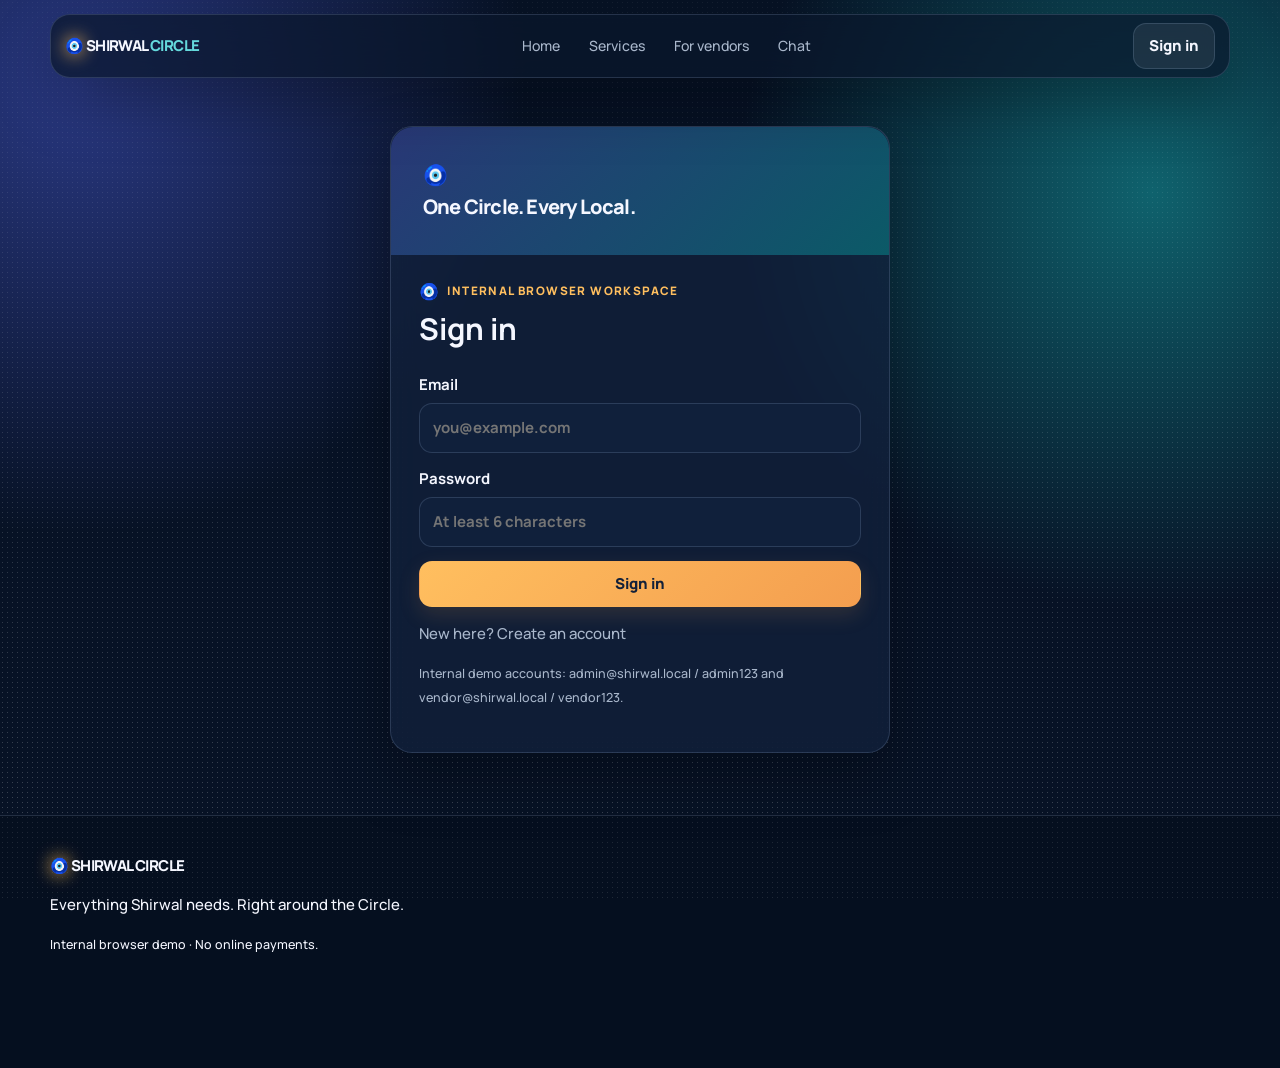
<file: account.html>
<!doctype html>
<html lang="en">
<head>
  <meta charset="utf-8">
  <meta name="viewport" content="width=device-width, initial-scale=1">
  <meta name="theme-color" content="#071225">
  <title>My account · Shirwal Circle</title>
  <link rel="stylesheet" href="css/styles.css">
</head>
<body>
  <div id="app"></div>
  <script type="module" src="js/app.js"></script>
</body>
</html>
</file>
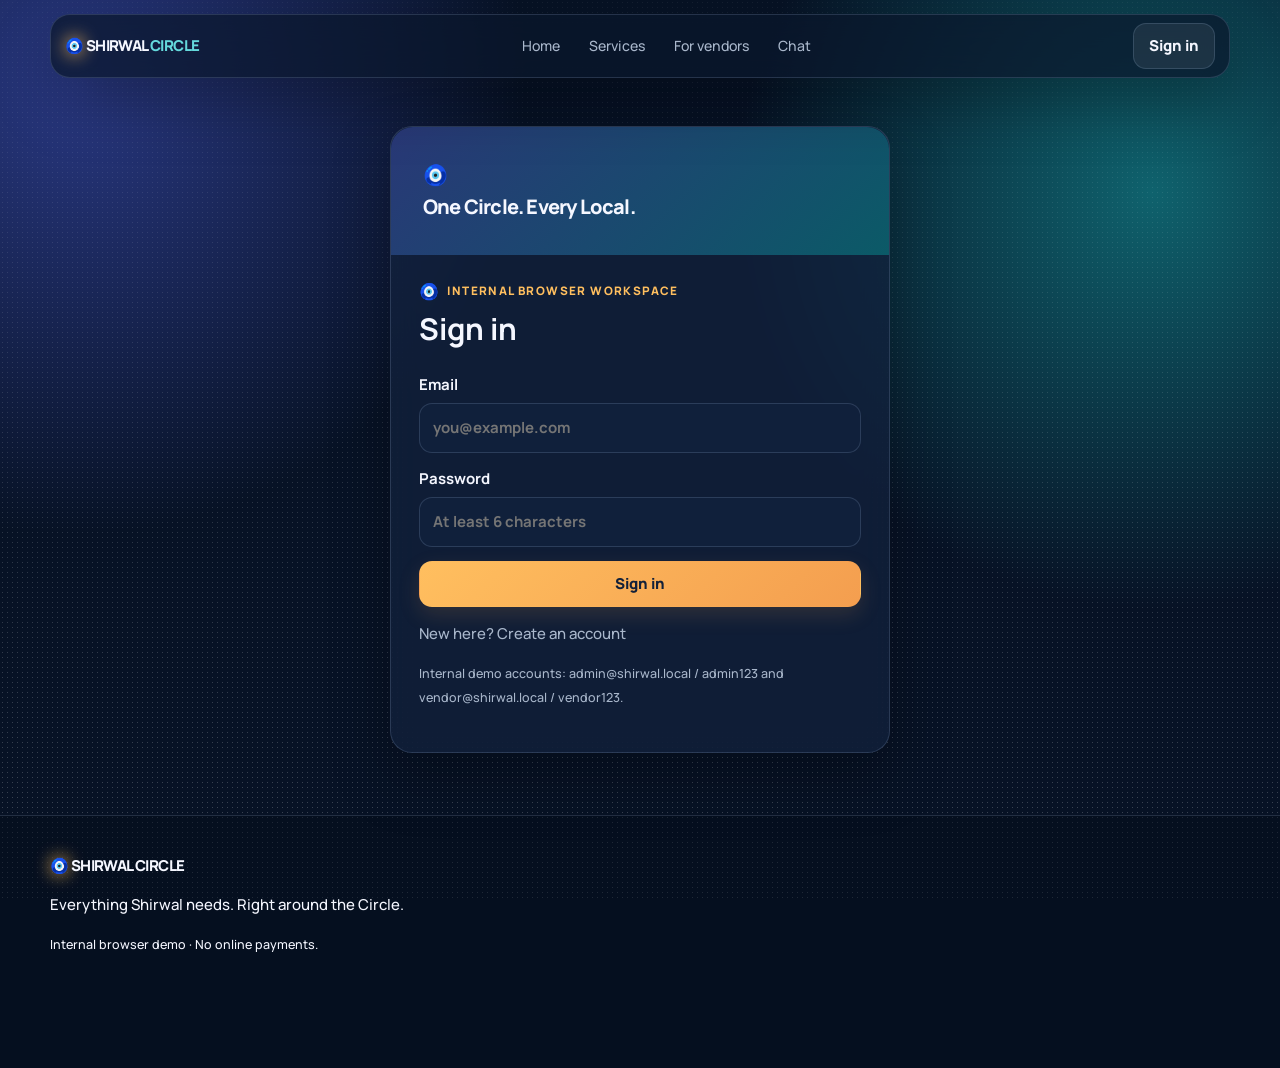
<file: admin-dashboard.html>
<!doctype html>
<html lang="en">
<head>
  <meta charset="utf-8">
  <meta name="viewport" content="width=device-width, initial-scale=1">
  <meta name="theme-color" content="#071225">
  <title>Admin dashboard · Shirwal Circle</title>
  <link rel="stylesheet" href="css/styles.css">
</head>
<body>
  <div id="app"></div>
  <script type="module" src="js/app.js"></script>
</body>
</html>
</file>
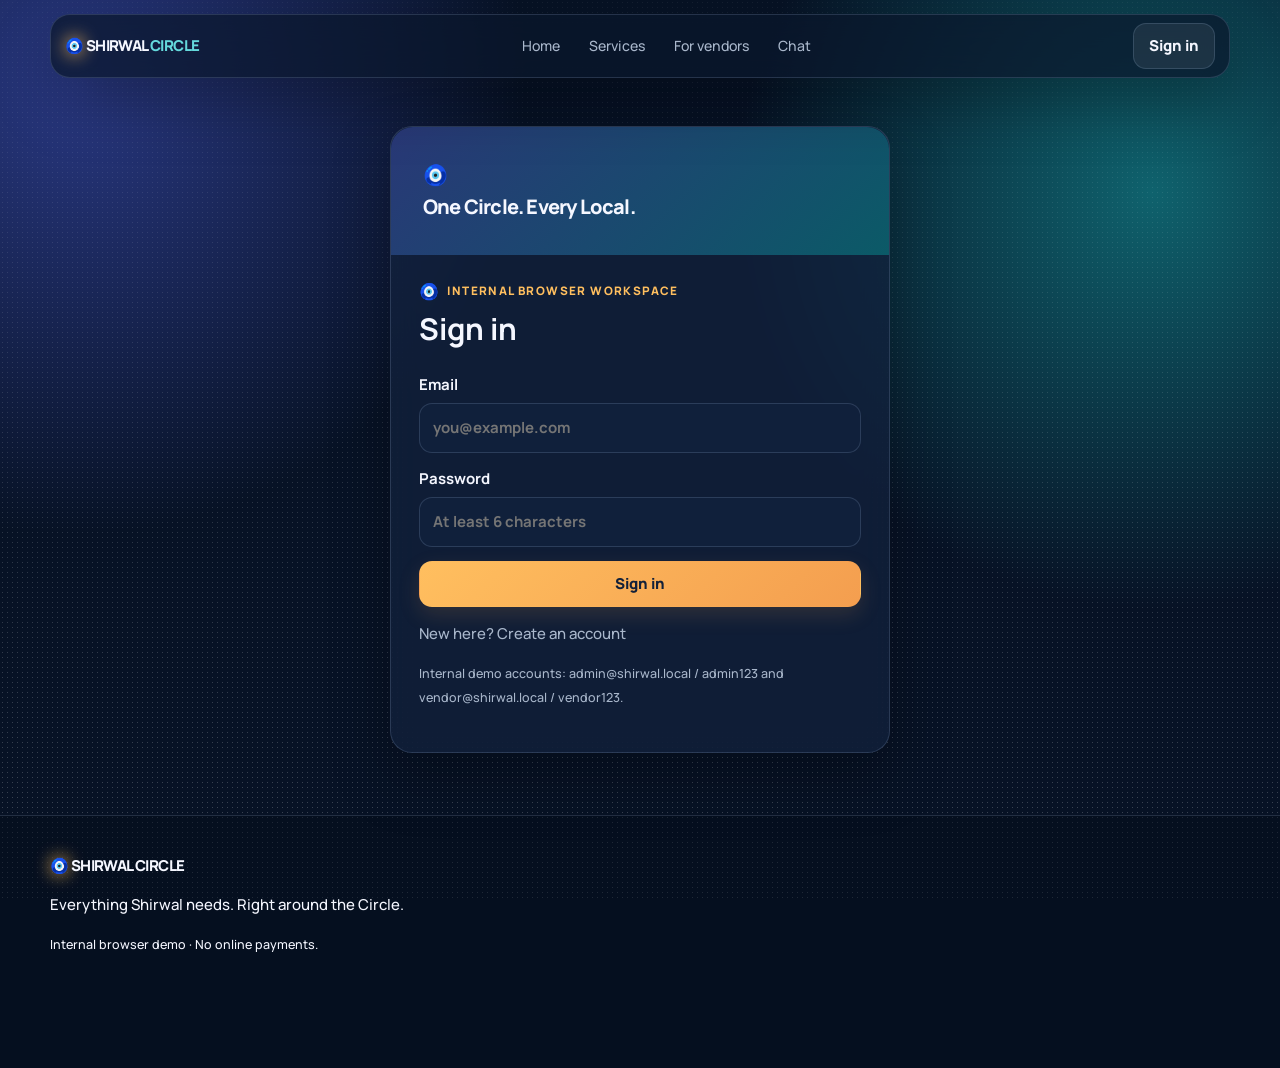
<file: bookings.html>
<!doctype html>
<html lang="en">
<head>
  <meta charset="utf-8">
  <meta name="viewport" content="width=device-width, initial-scale=1">
  <meta name="theme-color" content="#071225">
  <title>My bookings · Shirwal Circle</title>
  <link rel="stylesheet" href="css/styles.css">
</head>
<body>
  <div id="app"></div>
  <script type="module" src="js/app.js"></script>
</body>
</html>
</file>
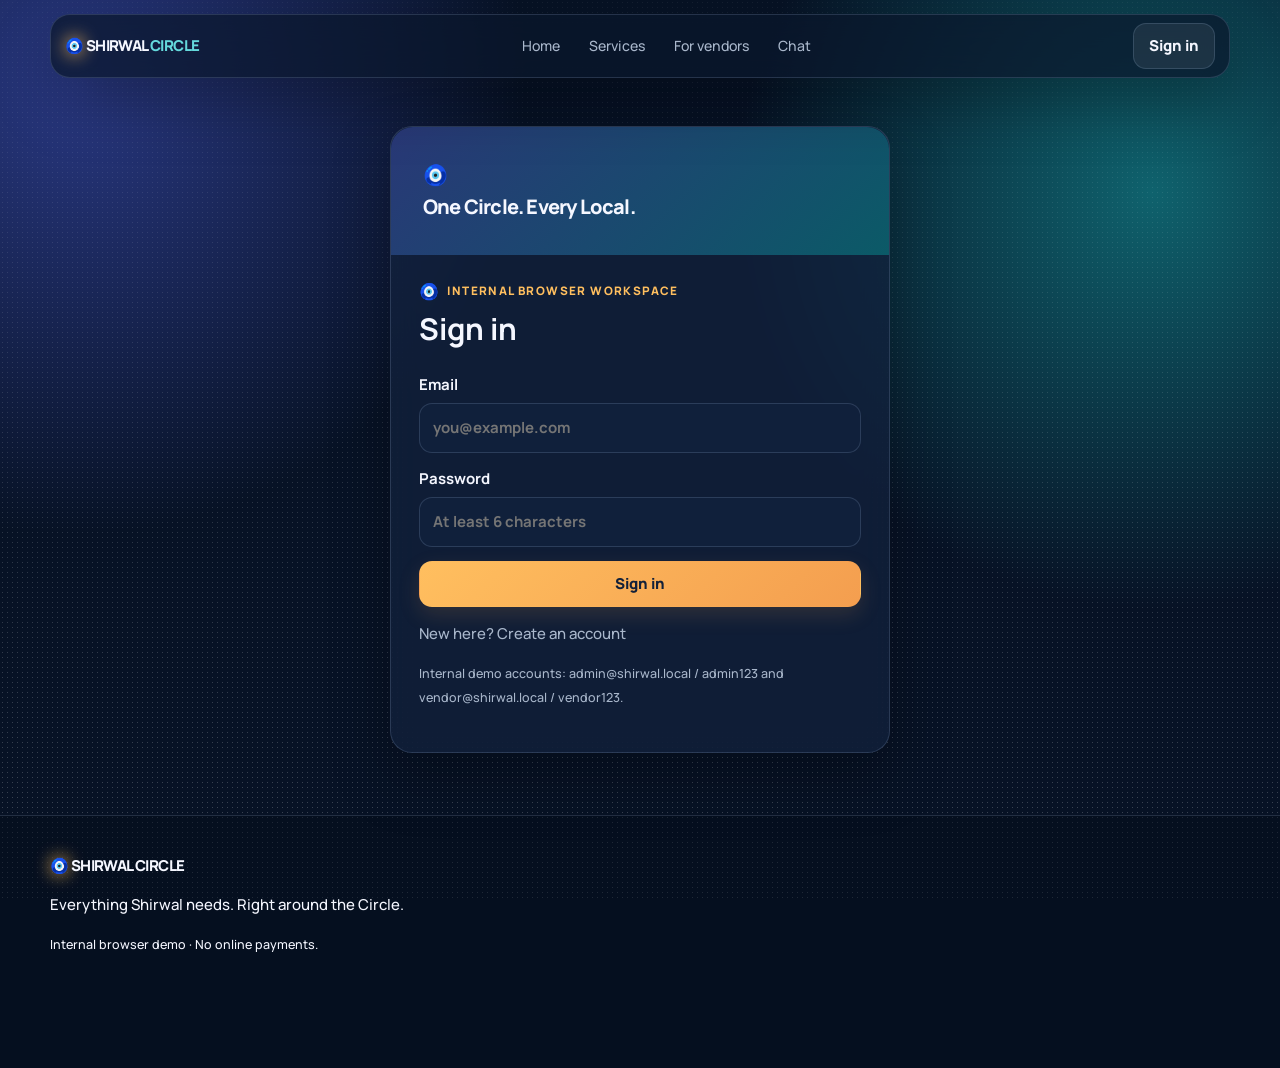
<file: chat.html>
<!doctype html>
<html lang="en">
<head>
  <meta charset="utf-8">
  <meta name="viewport" content="width=device-width, initial-scale=1">
  <meta name="theme-color" content="#071225">
  <title>Chat · Shirwal Circle</title>
  <link rel="stylesheet" href="css/styles.css">
</head>
<body>
  <div id="app"></div>
  <script type="module" src="js/app.js"></script>
</body>
</html>
</file>
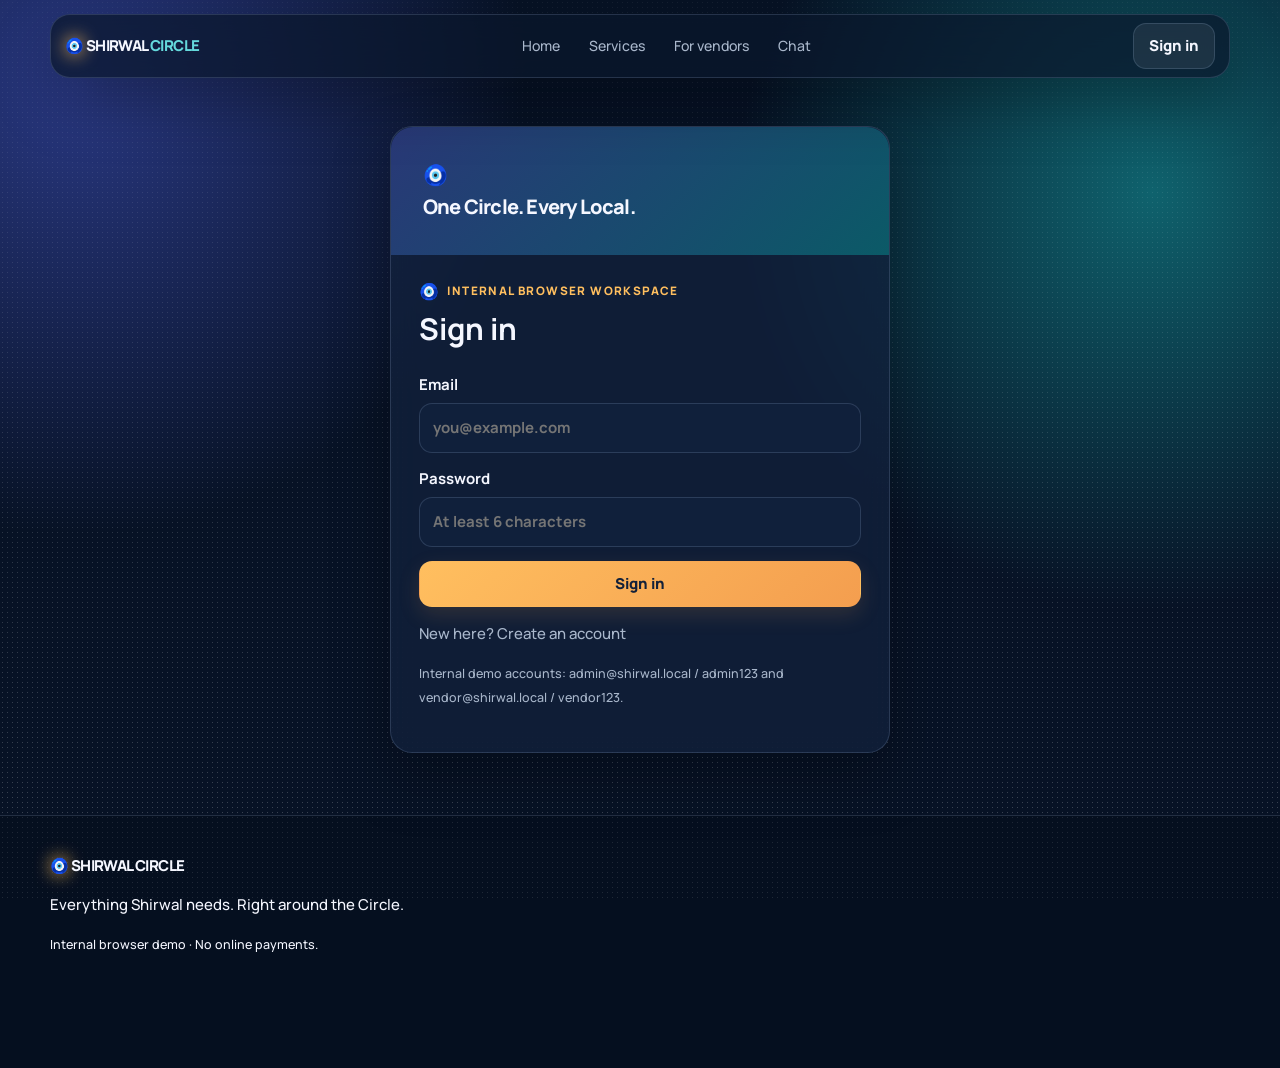
<file: login.html>
<!doctype html>
<html lang="en">
<head>
  <meta charset="utf-8">
  <meta name="viewport" content="width=device-width, initial-scale=1">
  <meta name="theme-color" content="#071225">
  <title>Sign in · Shirwal Circle</title>
  <link rel="stylesheet" href="css/styles.css">
</head>
<body>
  <div id="app"></div>
  <script type="module" src="js/app.js"></script>
</body>
</html>
</file>
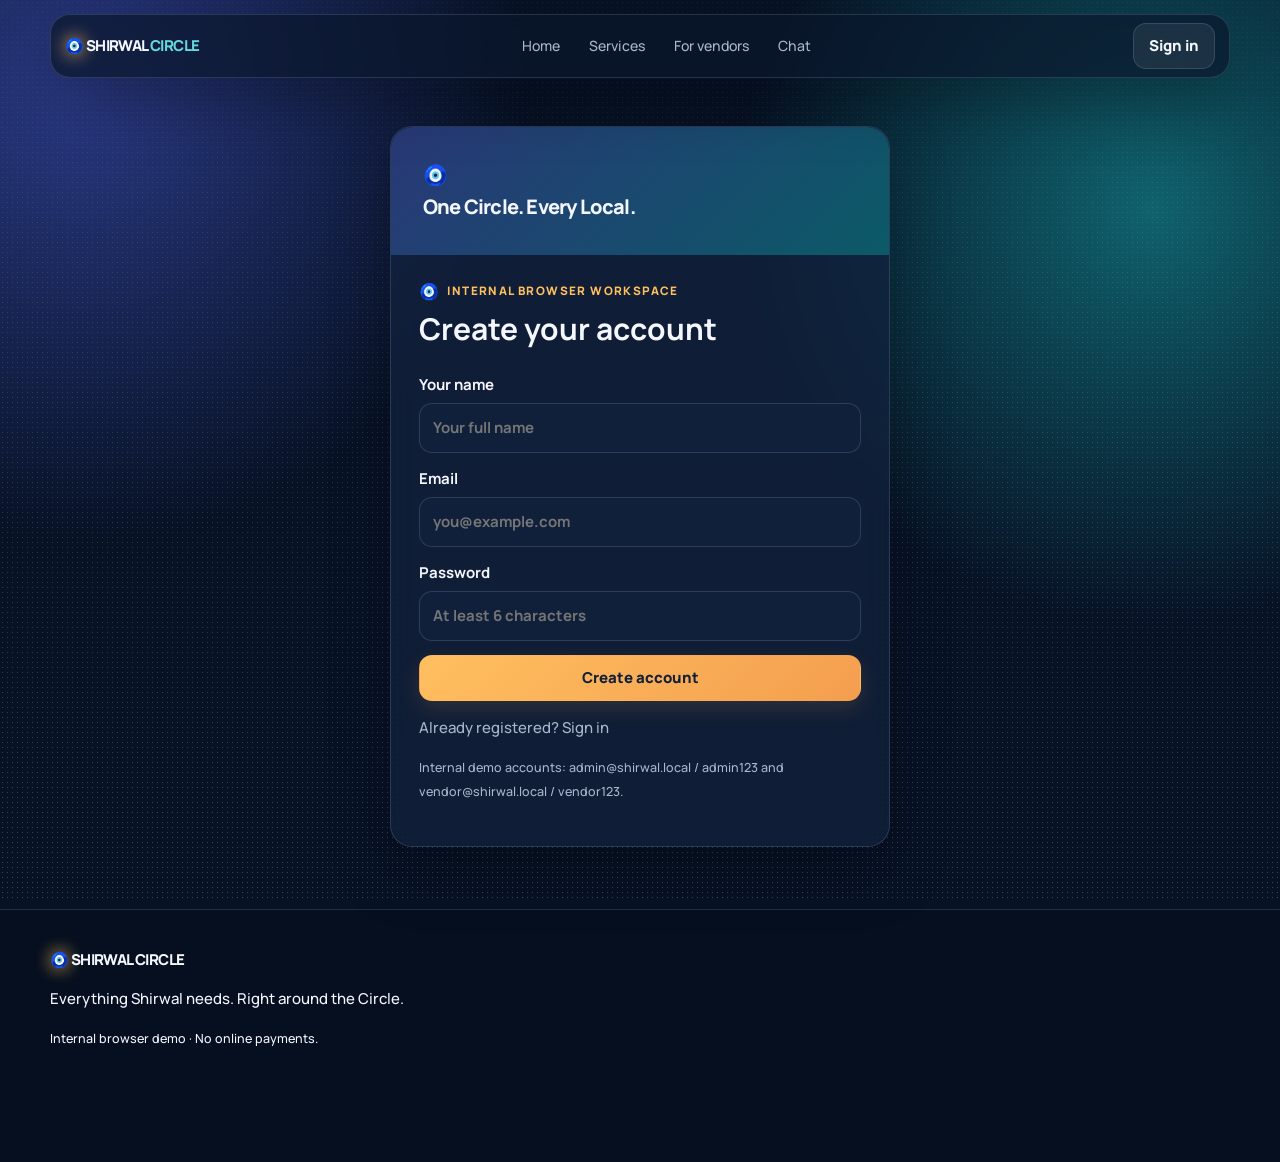
<file: register.html>
<!doctype html>
<html lang="en">
<head>
  <meta charset="utf-8">
  <meta name="viewport" content="width=device-width, initial-scale=1">
  <meta name="theme-color" content="#071225">
  <title>Create account · Shirwal Circle</title>
  <link rel="stylesheet" href="css/styles.css">
</head>
<body>
  <div id="app"></div>
  <script type="module" src="js/app.js"></script>
</body>
</html>
</file>
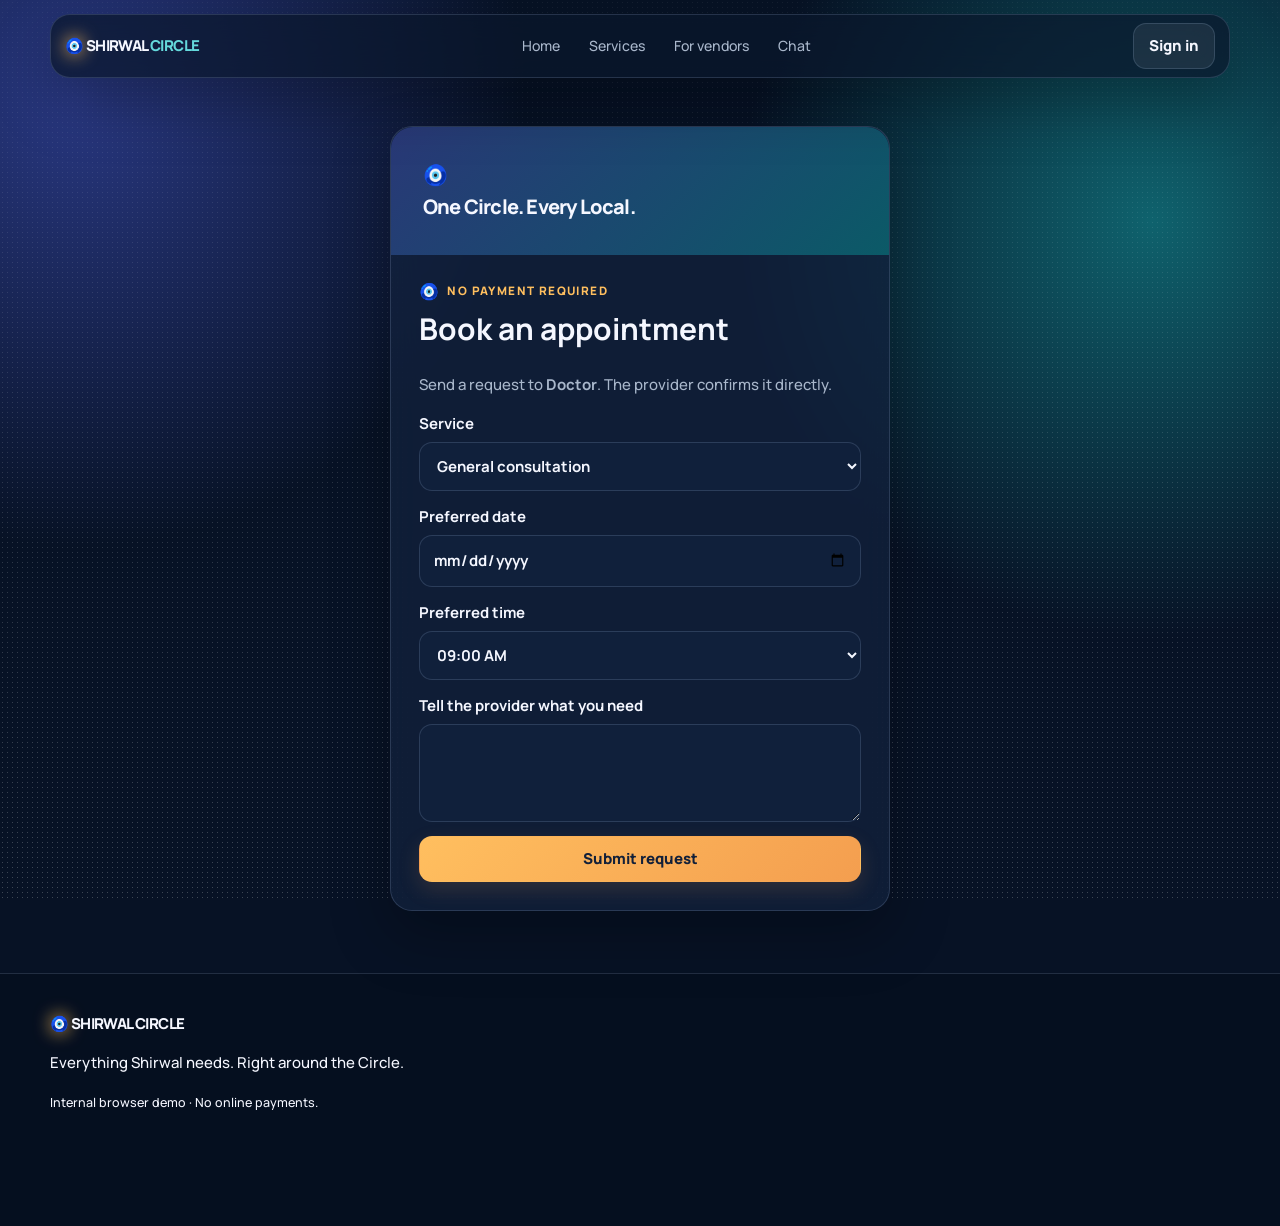
<file: request.html>
<!doctype html>
<html lang="en">
<head>
  <meta charset="utf-8">
  <meta name="viewport" content="width=device-width, initial-scale=1">
  <meta name="theme-color" content="#071225">
  <title>Request a service · Shirwal Circle</title>
  <link rel="stylesheet" href="css/styles.css">
</head>
<body>
  <div id="app"></div>
  <script type="module" src="js/app.js"></script>
</body>
</html>
</file>
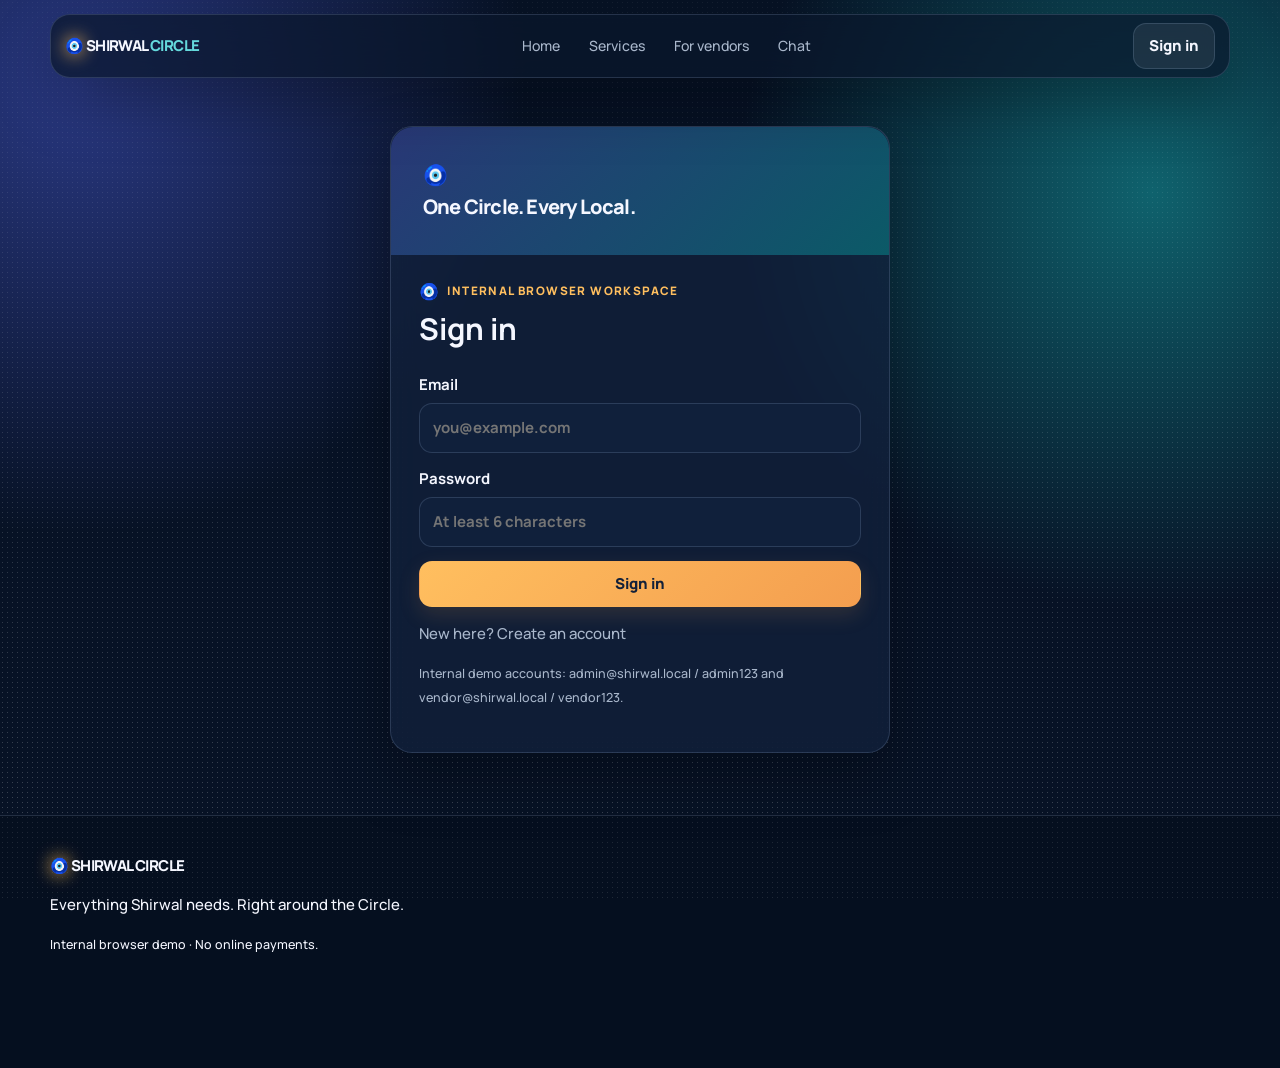
<file: submit-business.html>
<!doctype html>
<html lang="en">
<head>
  <meta charset="utf-8">
  <meta name="viewport" content="width=device-width, initial-scale=1">
  <meta name="theme-color" content="#071225">
  <title>List your business · Shirwal Circle</title>
  <link rel="stylesheet" href="css/styles.css">
</head>
<body>
  <div id="app"></div>
  <script type="module" src="js/app.js"></script>
</body>
</html>
</file>
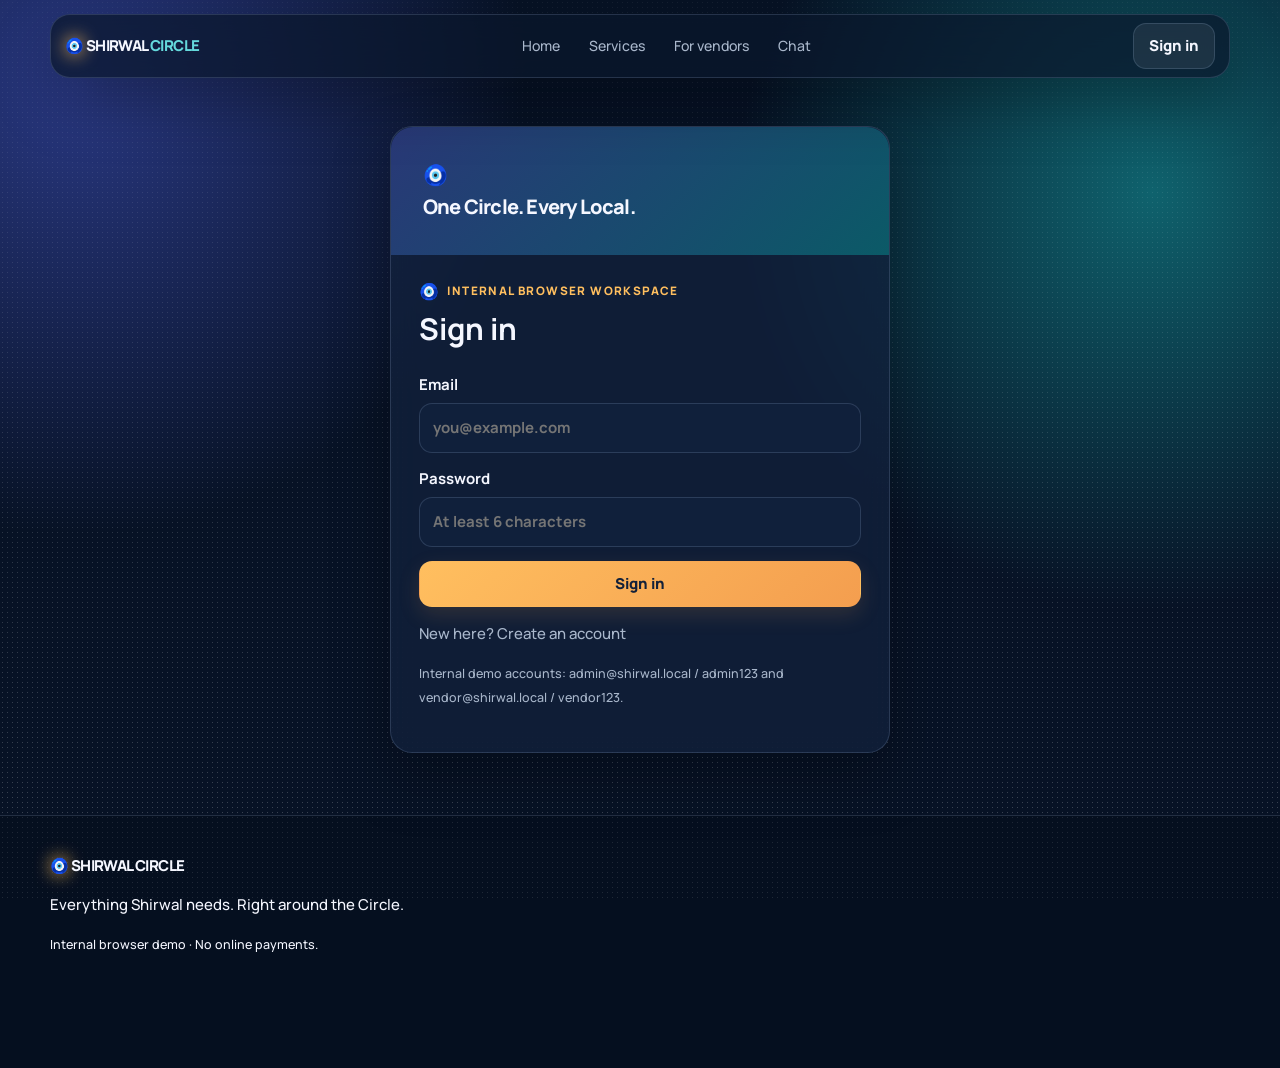
<file: vendor-bookings.html>
<!doctype html>
<html lang="en">
<head>
  <meta charset="utf-8">
  <meta name="viewport" content="width=device-width, initial-scale=1">
  <meta name="theme-color" content="#071225">
  <title>Vendor bookings · Shirwal Circle</title>
  <link rel="stylesheet" href="css/styles.css">
</head>
<body>
  <div id="app"></div>
  <script type="module" src="js/app.js"></script>
</body>
</html>
</file>
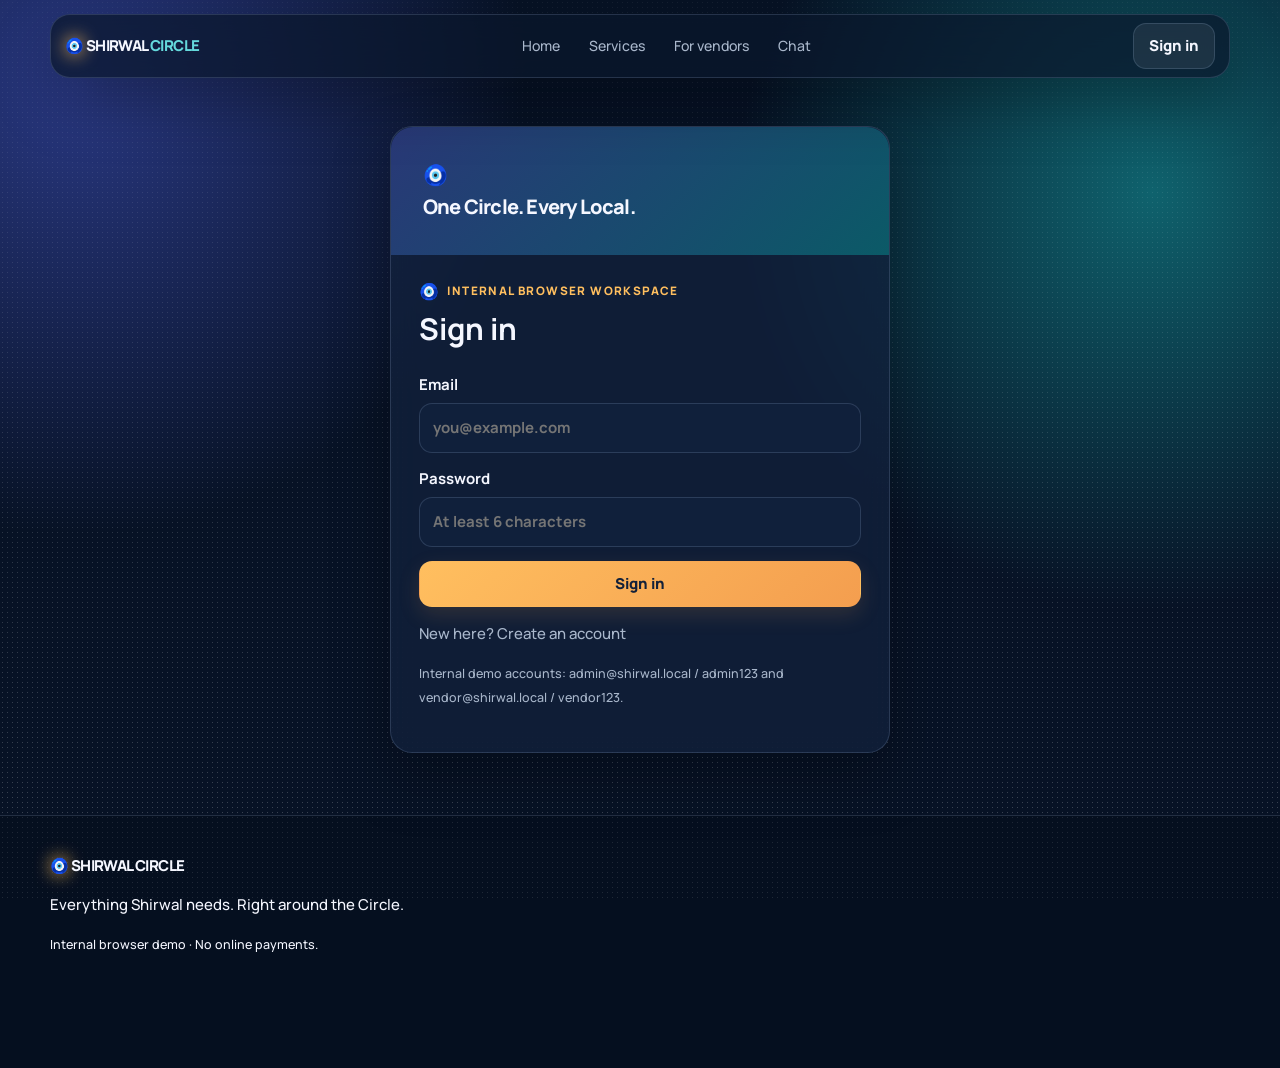
<file: vendor-chat.html>
<!doctype html>
<html lang="en">
<head>
  <meta charset="utf-8">
  <meta name="viewport" content="width=device-width, initial-scale=1">
  <meta name="theme-color" content="#071225">
  <title>Vendor chat · Shirwal Circle</title>
  <link rel="stylesheet" href="css/styles.css">
</head>
<body>
  <div id="app"></div>
  <script type="module" src="js/app.js"></script>
</body>
</html>
</file>
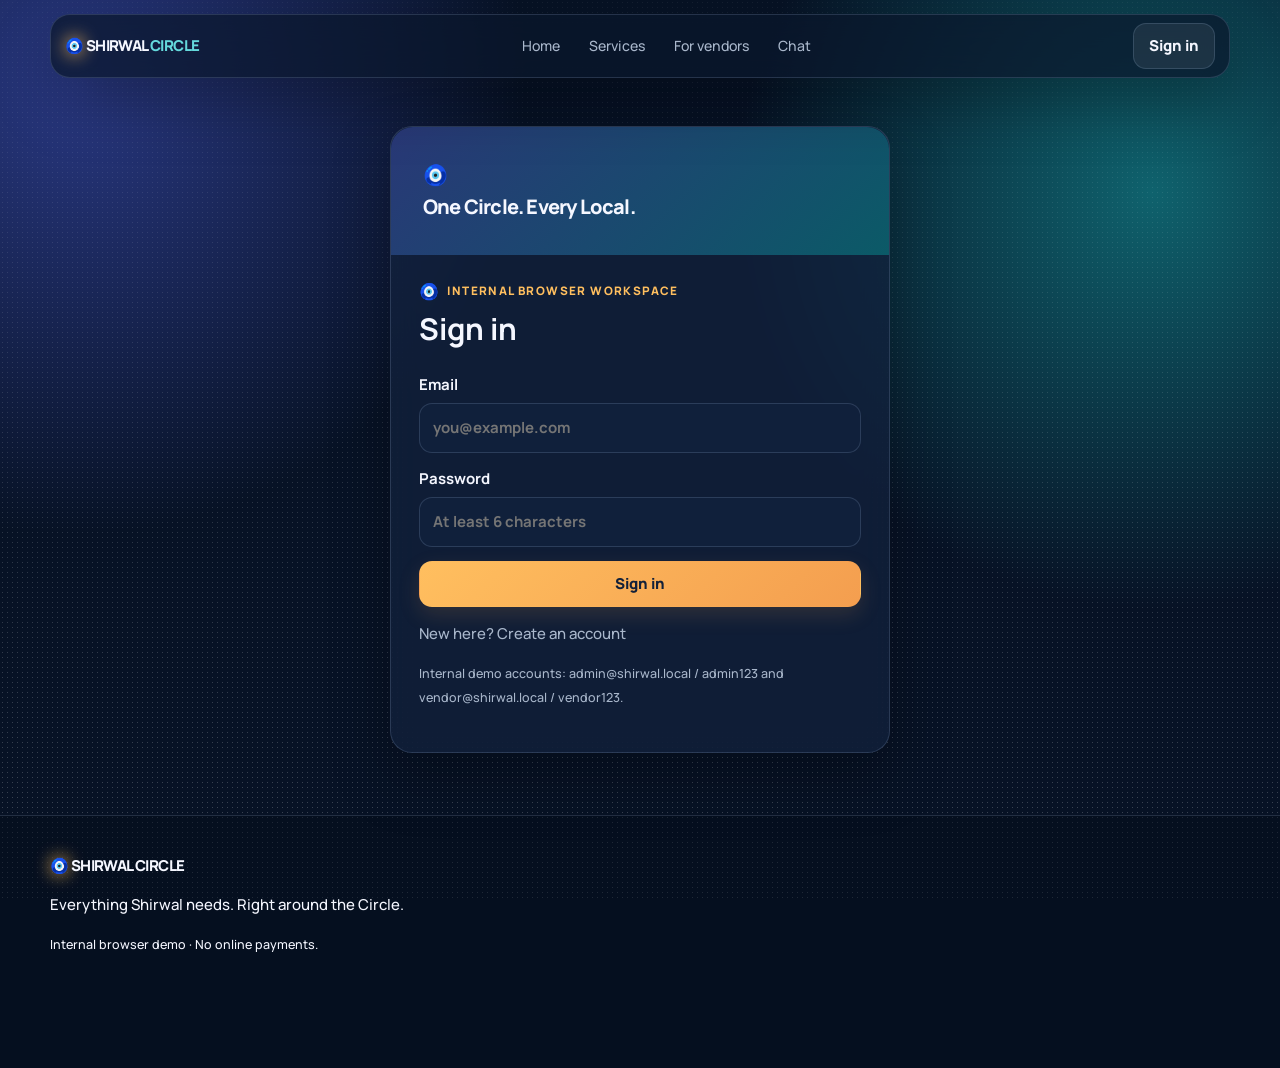
<file: vendor-dashboard.html>
<!doctype html>
<html lang="en">
<head>
  <meta charset="utf-8">
  <meta name="viewport" content="width=device-width, initial-scale=1">
  <meta name="theme-color" content="#071225">
  <title>Vendor dashboard · Shirwal Circle</title>
  <link rel="stylesheet" href="css/styles.css">
</head>
<body>
  <div id="app"></div>
  <script type="module" src="js/app.js"></script>
</body>
</html>
</file>
<file: css/styles.css>
@import url('https://fonts.googleapis.com/css2?family=Manrope:wght@400;500;600;700;800&display=swap');
:root{--bg:#071225;--bg-soft:#0b1930;--surface:rgba(18,34,61,.72);--surface-strong:#10203b;--glass:rgba(255,255,255,.075);--line:rgba(184,211,244,.16);--text:#f5f7ff;--muted:#a9b7cb;--indigo:#7887ff;--saffron:#ffbf5f;--cyan:#65d9dc;--green:#73d6a3;--danger:#ff8791;--r-sm:14px;--r:22px;--r-lg:32px;--shadow:0 24px 60px rgba(0,0,0,.28);--space:clamp(18px,3vw,36px);--ease:cubic-bezier(.2,.8,.2,1)}
*{box-sizing:border-box}html{scroll-behavior:smooth}body{margin:0;min-width:320px;color:var(--text);font:500 15px/1.6 Manrope,Inter,system-ui,sans-serif;background:radial-gradient(circle at 6% 8%,#293882 0,transparent 28rem),radial-gradient(circle at 90% 18%,#0f626d 0,transparent 26rem),var(--bg);overflow-x:hidden}body:before{content:"";position:fixed;inset:0;pointer-events:none;opacity:.22;background-image:radial-gradient(#fff 0.5px,transparent .5px);background-size:5px 5px;mask-image:linear-gradient(#0004,#000);z-index:-1}a{color:inherit;text-decoration:none}button,input,select,textarea{font:inherit}button{cursor:pointer}button:active,.btn:active{transform:translateY(1px) scale(.98)}:focus-visible{outline:3px solid var(--saffron);outline-offset:3px}.shell{width:min(1180px,calc(100% - 40px));margin:auto}.topbar{position:sticky;top:14px;z-index:30;margin-bottom:10px}.topbar .shell{height:64px;padding:0 14px;display:flex;align-items:center;justify-content:space-between;gap:20px;border:1px solid var(--line);border-radius:20px;background:rgba(10,23,44,.72);box-shadow:var(--shadow);backdrop-filter:blur(18px)}.brand{font-weight:800;letter-spacing:-.04em;text-transform:uppercase;white-space:nowrap}.brand:first-letter{color:var(--saffron);text-shadow:0 0 18px #ffbf5f}.brand span{color:var(--cyan)}.desktop-nav{display:flex;align-items:center;gap:5px}.desktop-nav a{padding:8px 12px;border-radius:10px;color:var(--muted);font-size:.88rem}.desktop-nav a:hover{background:var(--glass);color:var(--text)}.btn{border:1px solid transparent;border-radius:13px;background:linear-gradient(135deg,var(--saffron),#f49e4f);color:#122039;padding:10px 15px;font-weight:800;box-shadow:0 8px 21px #f39c4d25;transition:transform .2s var(--ease),filter .2s var(--ease),border-color .2s}.btn:hover{filter:brightness(1.07);transform:translateY(-2px)}.btn.secondary{color:var(--text);background:var(--glass);border-color:var(--line);box-shadow:none}.btn.ghost{color:var(--cyan);background:transparent;border-color:var(--line);box-shadow:none}.hero{padding:88px 0 58px;position:relative}.hero-grid{display:grid;grid-template-columns:1.1fr .9fr;gap:48px;align-items:center}.eyebrow{display:inline-flex;align-items:center;gap:7px;color:var(--saffron);font-size:.73rem;font-weight:800;letter-spacing:.12em;text-transform:uppercase}.eyebrow:before{content:'🧿';font-size:1rem}.hero h1{max-width:720px;margin:14px 0 20px;font-size:clamp(3.25rem,7vw,6rem);letter-spacing:-.075em;line-height:.96}.hero h1 em{color:var(--cyan);font-style:normal}.lead{max-width:620px;font-size:1.06rem;color:var(--muted)}.searchbar{position:relative;display:flex;align-items:center;gap:8px;max-width:650px;margin:30px 0 14px;padding:7px 8px 7px 17px;border:1px solid var(--line);border-radius:18px;background:rgba(17,37,67,.78);box-shadow:var(--shadow);backdrop-filter:blur(18px)}.searchbar:before{content:'⌕';font-size:1.4rem;color:var(--cyan)}.searchbar:focus-within{border-color:var(--cyan);box-shadow:0 0 0 4px #65d9dc1c,var(--shadow)}.searchbar input{flex:1;min-width:0;padding:10px 0;color:var(--text);background:transparent;border:0;outline:0}.searchbar input::placeholder,.muted{color:var(--muted)}.chips,.actions{display:flex;gap:9px;flex-wrap:wrap}.chip{padding:7px 11px;border:1px solid var(--line);border-radius:999px;background:var(--glass);color:var(--muted);font-size:.8rem;transition:.2s var(--ease)}.chip:hover{border-color:var(--cyan);color:var(--text);transform:translateY(-2px)}.hero-card{position:relative;min-height:330px;border:1px solid var(--line);border-radius:var(--r-lg);overflow:hidden;background:linear-gradient(145deg,#172d58aa,#092f42a8);box-shadow:var(--shadow);backdrop-filter:blur(18px)}.hero-card:before,.hero-card:after{content:"";position:absolute;border-radius:50%;filter:blur(10px)}.hero-card:before{width:230px;height:230px;right:-80px;top:-55px;background:#ffbf5f32}.hero-card:after{width:170px;height:170px;left:-50px;bottom:-65px;background:#65d9dc30}.float-card{position:absolute;z-index:1;display:flex;align-items:center;gap:10px;padding:13px 16px;border:1px solid #ffffff24;border-radius:17px;background:#ffffff14;box-shadow:0 14px 24px #0002;backdrop-filter:blur(12px);font-weight:800}.float-card small{display:block;color:var(--muted);font-size:.7rem;font-weight:600}.float-card:nth-child(1){top:35px;left:30px}.float-card:nth-child(2){top:96px;right:28px;transform:rotate(5deg)}.float-card:nth-child(3){bottom:65px;left:65px;transform:rotate(-4deg)}.float-card:nth-child(4){bottom:28px;right:45px}.section{padding:55px 0}.section-head{display:flex;justify-content:space-between;align-items:end;gap:15px;margin-bottom:22px}.section h2,.page-title h1{margin:0;letter-spacing:-.055em;font-size:clamp(1.9rem,4vw,3rem);line-height:1.05}.grid{display:grid;grid-template-columns:repeat(3,1fr);gap:16px}.card,.category{border:1px solid var(--line);border-radius:var(--r);background:var(--surface);box-shadow:var(--shadow);backdrop-filter:blur(16px)}.category{min-height:142px;padding:19px;transition:transform .25s var(--ease),border-color .25s}.category:hover,.vendor-card:hover{border-color:#65d9dc75;transform:translateY(-5px)}.category span{font-size:1.7rem}.category b{display:block;margin-top:9px;font-size:1rem}.vendor-card{overflow:hidden;transition:.25s var(--ease)}.vendor-top{position:relative;min-height:125px;padding:17px;display:flex;align-items:flex-end;gap:12px;background:linear-gradient(135deg,#253b7359,#08707847)}.vendor-top:after{content:'';position:absolute;inset:0;background:linear-gradient(transparent,#08142575)}.vendor-top>*{z-index:1}.avatar{display:grid;place-items:center;width:52px;height:52px;overflow:hidden;flex:none;border:1px solid #ffffff28;border-radius:16px;background:#0e2342;color:var(--saffron);font-size:1.55rem}.avatar img{width:100%;height:100%;object-fit:cover;padding:7px}.vendor-top b{font-size:1rem}.vendor-card .info{padding:16px 17px 18px}.vendor-card p{min-height:50px;margin:10px 0}.meta{display:flex;flex-wrap:wrap;gap:7px;align-items:center;font-size:.78rem;color:var(--muted)}.badge,.tag{display:inline-flex;align-items:center;gap:4px;padding:4px 8px;border-radius:999px;font-size:.7rem;font-weight:800}.badge{background:#73d6a31c;color:var(--green);border:1px solid #73d6a32c}.tag{background:#ffbf5f16;color:var(--saffron)}.card-actions{display:flex;gap:8px;flex-wrap:wrap;margin-top:15px}.card-actions .btn{padding:8px 10px;font-size:.78rem}.directory{padding:44px 0}.page-title{margin-bottom:24px}.page-title p{max-width:700px}.filters{display:grid;grid-template-columns:1fr 180px 150px;gap:10px;margin:23px 0}.input{width:100%;padding:12px 13px;color:var(--text);border:1px solid var(--line);border-radius:13px;background:var(--surface-strong);outline:0}.input:focus{border-color:var(--cyan);box-shadow:0 0 0 4px #65d9dc1b}.input option{background:var(--bg-soft)}.empty{padding:38px 25px;text-align:center;border:1px dashed var(--line);border-radius:var(--r);color:var(--muted);background:#ffffff06}.detail{display:grid;grid-template-columns:1.45fr .8fr;gap:20px;padding:28px 0}.panel{padding:22px}.service-row,.booking-row{display:flex;justify-content:space-between;gap:14px;padding:15px 0;border-bottom:1px solid var(--line)}.map{height:260px;margin-top:17px;border-radius:16px;overflow:hidden;background:#122441}.stats{display:grid;grid-template-columns:repeat(4,1fr);gap:12px}.stat{padding:20px}.stat b{display:block;margin-top:7px;font-size:2rem;color:var(--saffron)}.footer{margin-top:60px;padding:38px 0 112px;border-top:1px solid var(--line);background:#050d1b80}.auth{max-width:500px;margin:62px auto;padding:28px}.auth:before{content:'🧿\A One Circle. Every Local.';white-space:pre-wrap;display:block;margin:-28px -28px 24px;padding:32px;border-radius:22px 22px 0 0;background:linear-gradient(135deg,#293877,#0b5a67);font-size:1.25rem;font-weight:800;letter-spacing:-.04em}.auth h1{margin-top:0}.stack{display:grid;gap:14px}.stack label{display:grid;gap:6px;font-weight:700}.notice{padding:12px;border:1px solid #ffbf5f44;border-radius:12px;color:#ffdb9d;background:#ffbf5f12}.hidden{display:none!important}.chat-layout{display:grid;grid-template-columns:330px 1fr;min-height:570px;overflow:hidden}.conversation-list{border-right:1px solid var(--line)}.conversation{display:flex;gap:10px;padding:15px;border-bottom:1px solid var(--line);transition:.2s}.conversation:hover{background:#ffffff08}.messages{display:flex;flex-direction:column;gap:10px;min-height:420px;padding:20px;background:#06122673}.bubble{max-width:74%;padding:10px 13px;border:1px solid var(--line);border-radius:15px 15px 15px 4px;background:#ffffff0c;animation:message-in .2s var(--ease)}.bubble.mine{align-self:flex-end;border-radius:15px 15px 4px;background:#2a586d8c}.message-form{display:flex;gap:8px;padding:12px;border-top:1px solid var(--line);background:#0c1a32a8}.message-form input{min-width:0;flex:1;padding:10px 12px;border:1px solid var(--line);border-radius:12px;background:#07152c;color:var(--text)}.mobile-island{display:none}@keyframes message-in{from{opacity:0;transform:translateY(5px)}to{opacity:1;transform:none}}@media(max-width:720px){body{font-size:14px}.shell{width:min(100% - 28px,620px)}.topbar{top:8px}.topbar .shell{height:58px;border-radius:17px}.desktop-nav{display:none}.topbar .btn{padding:8px 10px;font-size:.76rem}.hero{padding:54px 0 35px}.hero-grid,.detail,.chat-layout{grid-template-columns:1fr;gap:25px}.hero h1{font-size:clamp(2.9rem,14vw,4.3rem)}.hero-card{min-height:230px}.float-card{padding:9px 10px;font-size:.82rem}.float-card:nth-child(1){top:25px;left:16px}.float-card:nth-child(2){top:60px;right:15px}.float-card:nth-child(3){bottom:35px;left:27px}.float-card:nth-child(4){bottom:18px;right:23px}.grid{grid-template-columns:repeat(2,minmax(0,1fr));gap:11px}.category{min-height:128px;padding:14px}.vendor-card{grid-column:span 2}.filters{grid-template-columns:1fr}.stats{grid-template-columns:repeat(2,1fr)}.mobile-island{position:fixed;z-index:40;bottom:max(13px,env(safe-area-inset-bottom));left:50%;display:flex;align-items:center;justify-content:space-around;width:min(94vw,430px);padding:7px 6px;transform:translateX(-50%);border:1px solid #ffffff26;border-radius:23px;background:#132442dc;box-shadow:0 16px 40px #0008;backdrop-filter:blur(20px)}.mobile-island a{min-width:47px;padding:3px 4px;color:var(--muted);font-size:.64rem;text-align:center}.mobile-island .icon{display:block;font-size:1.17rem}.mobile-island .plus{display:grid;place-items:center;width:45px;height:45px;margin-top:-22px;border:3px solid var(--bg);border-radius:50%;background:linear-gradient(135deg,var(--saffron),#ff9856);color:#10203b!important;font-size:1.45rem;font-weight:800;box-shadow:0 8px 20px #ffb75d55}.footer{padding-bottom:110px}.chat-layout{min-height:unset}.conversation-list{border-right:0;border-bottom:1px solid var(--line)}.messages{min-height:360px}.auth{margin:35px auto}.card-actions .btn{flex:1}.section{padding:38px 0}}@media(prefers-reduced-motion:reduce){*,*:before,*:after{animation:none!important;transition:none!important;scroll-behavior:auto!important}}
</file>
